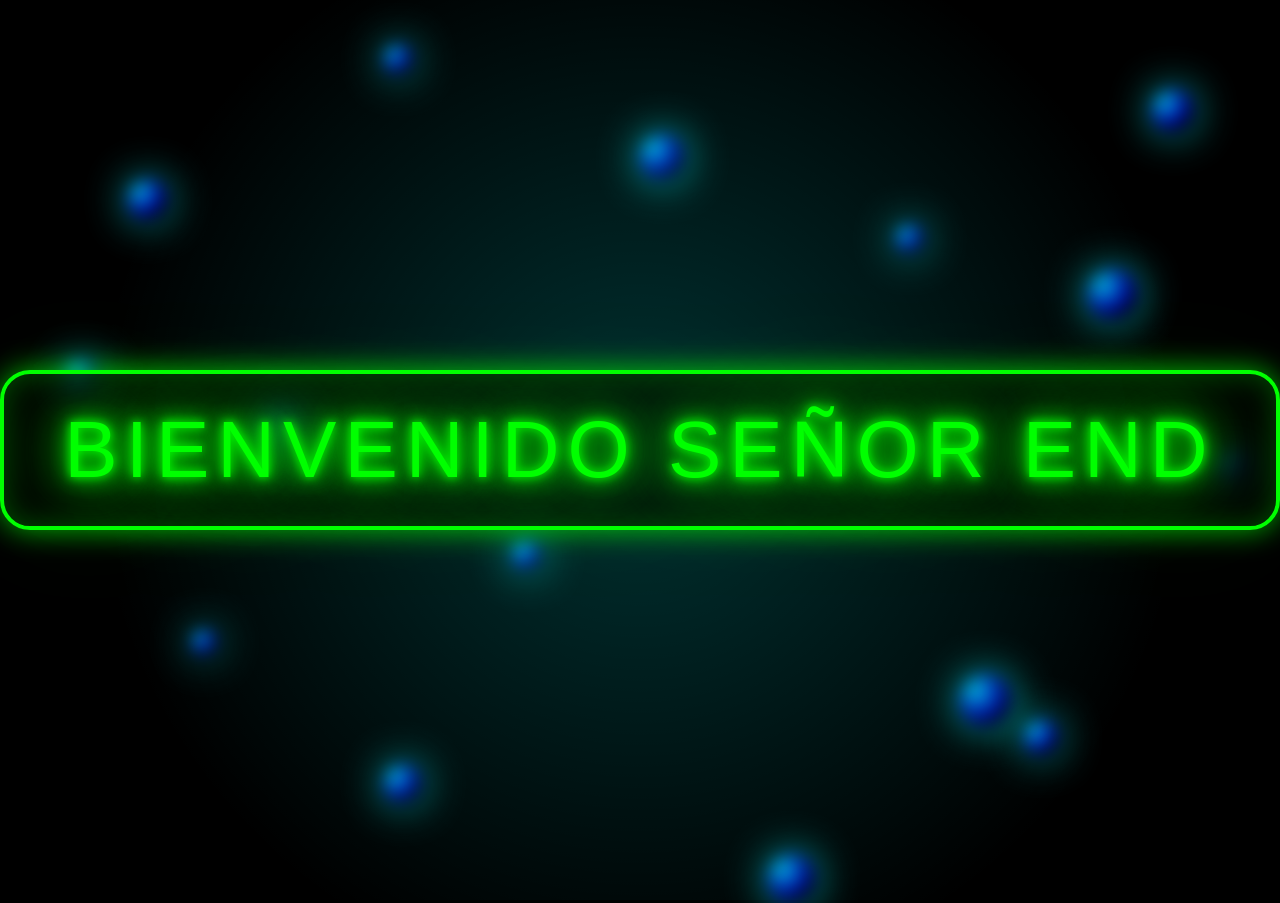
<file: bienvenido.html>
<!DOCTYPE html>
<html lang="es">
<head>
    <meta charset="UTF-8">
    <meta name="viewport" content="width=device-width, initial-scale=1.0">
    <title>✨ Bienvenido Señor END ✨</title>
    <style>
        * {
            margin: 0;
            padding: 0;
            box-sizing: border-box;
        }

        body {
            background-color: #000000;
            height: 100vh;
            display: flex;
            align-items: center;
            justify-content: center;
            font-family: 'Arial Black', 'Impact', sans-serif;
            overflow: hidden;
            position: relative;
        }

        .welcome-container {
            text-align: center;
            position: relative;
            z-index: 20;
            animation: fadeInScale 1.2s ease-out;
        }

        .welcome-text {
            font-size: 5rem;
            color: #00ff00;
            text-shadow: 
                0 0 10px #00ff00,
                0 0 20px #00ff00,
                0 0 40px #00ff00,
                0 0 80px #00ff00,
                0 0 120px #00ff00;
            letter-spacing: 8px;
            text-transform: uppercase;
            animation: pulse 1.5s infinite ease-in-out;
            position: relative;
            display: inline-block;
            padding: 30px 60px;
            border: 4px solid #00ff00;
            border-radius: 30px;
            box-shadow: 
                0 0 30px rgba(0, 255, 0, 0.7),
                inset 0 0 30px rgba(0, 255, 0, 0.3);
            background: rgba(0, 0, 0, 0.8);
            backdrop-filter: blur(4px);
            white-space: nowrap;
        }

        @keyframes pulse {
            0% { transform: scale(1); }
            50% { transform: scale(1.08); }
            100% { transform: scale(1); }
        }

        @keyframes fadeInScale {
            from { opacity: 0; transform: scale(0.5); }
            to { opacity: 1; transform: scale(1); }
        }

        .flame-container {
            position: absolute;
            width: 100%;
            height: 100%;
            top: 0;
            left: 0;
            pointer-events: none;
            z-index: 10;
        }

        .flame-particle {
            position: absolute;
            width: 30px;
            height: 30px;
            background: radial-gradient(circle at 30% 30%, #00ffff, #0066ff, #0000aa, transparent 80%);
            border-radius: 50%;
            filter: blur(8px);
            opacity: 0.8;
            animation: flameFloat 4s infinite ease-in-out;
            box-shadow: 0 0 40px #00ffff;
        }

        .flame-particle:nth-child(1) { top: 20%; left: 10%; animation-delay: 0s; width: 40px; height: 40px; }
        .flame-particle:nth-child(2) { top: 70%; left: 15%; animation-delay: 0.5s; width: 25px; height: 25px; }
        .flame-particle:nth-child(3) { top: 30%; left: 85%; animation-delay: 1s; width: 50px; height: 50px; }
        .flame-particle:nth-child(4) { top: 80%; left: 80%; animation-delay: 1.5s; width: 35px; height: 35px; }
        .flame-particle:nth-child(5) { top: 15%; left: 50%; animation-delay: 2s; width: 45px; height: 45px; }
        .flame-particle:nth-child(6) { top: 60%; left: 40%; animation-delay: 2.5s; width: 30px; height: 30px; }
        .flame-particle:nth-child(7) { top: 45%; left: 20%; animation-delay: 3s; width: 55px; height: 55px; }
        .flame-particle:nth-child(8) { top: 25%; left: 70%; animation-delay: 3.5s; width: 28px; height: 28px; }
        .flame-particle:nth-child(9) { top: 85%; left: 30%; animation-delay: 0.2s; width: 38px; height: 38px; }
        .flame-particle:nth-child(10) { top: 10%; left: 90%; animation-delay: 0.7s; width: 42px; height: 42px; }
        .flame-particle:nth-child(11) { top: 50%; left: 95%; animation-delay: 1.2s; width: 33px; height: 33px; }
        .flame-particle:nth-child(12) { top: 95%; left: 60%; animation-delay: 1.7s; width: 48px; height: 48px; }
        .flame-particle:nth-child(13) { top: 40%; left: 5%; animation-delay: 2.2s; width: 36px; height: 36px; }
        .flame-particle:nth-child(14) { top: 75%; left: 75%; animation-delay: 2.7s; width: 52px; height: 52px; }
        .flame-particle:nth-child(15) { top: 5%; left: 30%; animation-delay: 3.2s; width: 29px; height: 29px; }

        @keyframes flameFloat {
            0% { transform: translateY(0) translateX(0) scale(1); opacity: 0.8; }
            25% { transform: translateY(-30px) translateX(15px) scale(1.2); opacity: 1; }
            50% { transform: translateY(20px) translateX(-20px) scale(0.9); opacity: 0.9; }
            75% { transform: translateY(-15px) translateX(25px) scale(1.1); opacity: 1; }
            100% { transform: translateY(0) translateX(0) scale(1); opacity: 0.8; }
        }

        .glow-effect {
            position: absolute;
            width: 100%;
            height: 100%;
            background: radial-gradient(circle at center, rgba(0,255,255,0.2) 0%, transparent 70%);
            top: 0;
            left: 0;
            z-index: 15;
            pointer-events: none;
        }

        @media (max-width: 768px) {
            .welcome-text {
                font-size: 2.5rem;
                padding: 20px 30px;
                letter-spacing: 4px;
                white-space: normal;
            }
        }
    </style>
</head>
<body>
    <div class="flame-container">
        <div class="flame-particle"></div>
        <div class="flame-particle"></div>
        <div class="flame-particle"></div>
        <div class="flame-particle"></div>
        <div class="flame-particle"></div>
        <div class="flame-particle"></div>
        <div class="flame-particle"></div>
        <div class="flame-particle"></div>
        <div class="flame-particle"></div>
        <div class="flame-particle"></div>
        <div class="flame-particle"></div>
        <div class="flame-particle"></div>
        <div class="flame-particle"></div>
        <div class="flame-particle"></div>
        <div class="flame-particle"></div>
    </div>

    <div class="glow-effect"></div>

    <div class="welcome-container">
        <div class="welcome-text">BIENVENIDO SEÑOR END</div>
    </div>

    <script>
        setTimeout(() => {
            window.location.href = 'END.html';
        }, 3500);
    </script>
</body>
</html>
</file>
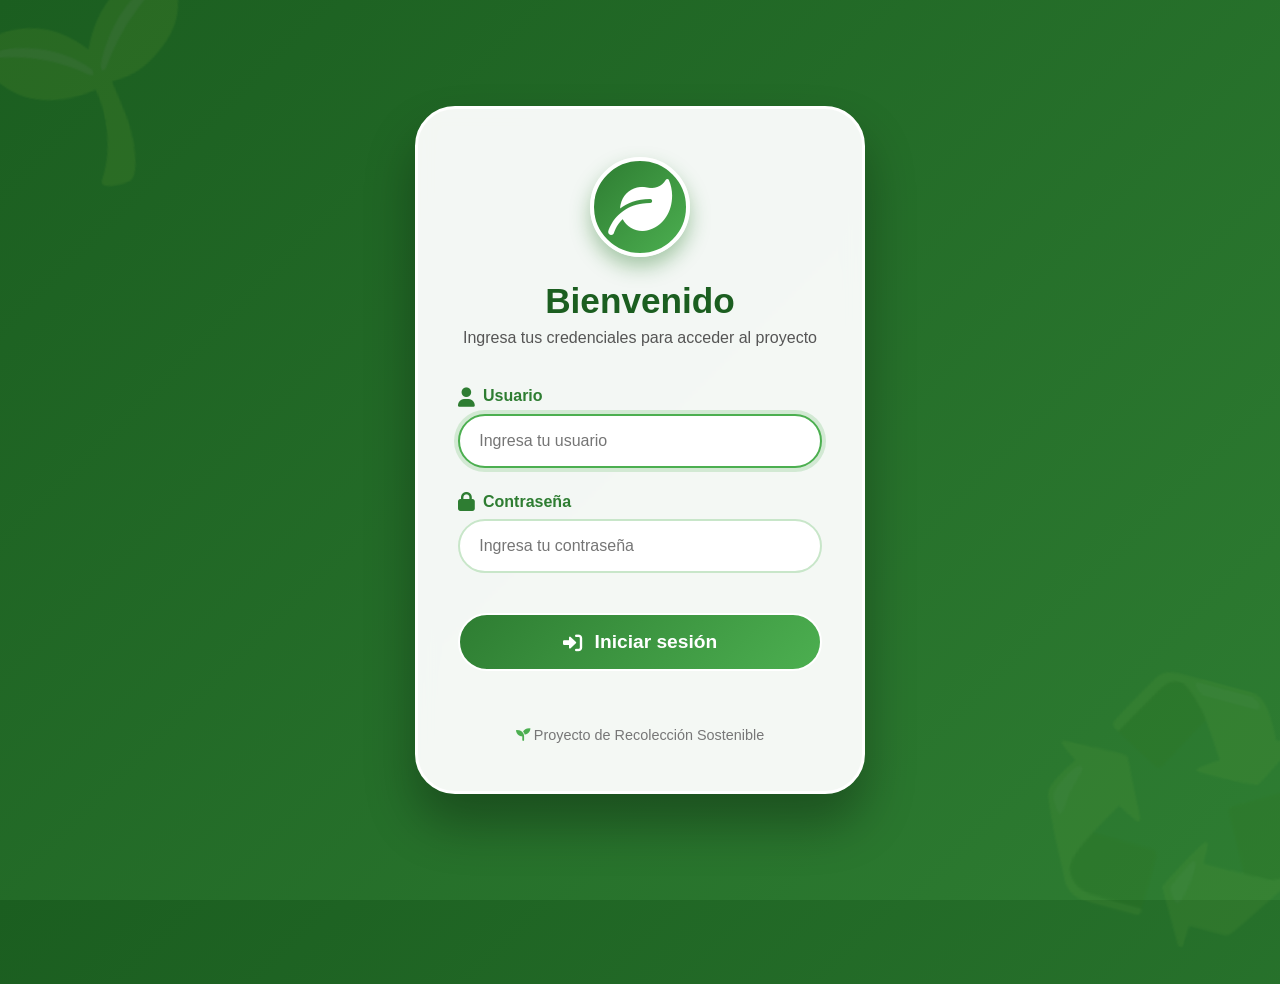
<file: login.html>
<!DOCTYPE html>
<html lang="es">
<head>
    <meta charset="UTF-8">
    <meta name="viewport" content="width=device-width, initial-scale=1.0">
    <title>Acceso al Proyecto</title>
    <link rel="stylesheet" href="https://cdnjs.cloudflare.com/ajax/libs/font-awesome/6.0.0-beta3/css/all.min.css">
    <style>
        * {
            margin: 0;
            padding: 0;
            box-sizing: border-box;
        }

        body {
            font-family: 'Segoe UI', Tahoma, Geneva, Verdana, sans-serif;
            background: linear-gradient(135deg, #1b5e20, #2e7d32);
            height: 100vh;
            display: flex;
            align-items: center;
            justify-content: center;
            position: relative;
            overflow: hidden;
        }

        body::before {
            content: "♻️";
            font-size: 15rem;
            position: absolute;
            bottom: -50px;
            right: -50px;
            opacity: 0.1;
            transform: rotate(15deg);
            color: white;
        }

        body::after {
            content: "🌱";
            font-size: 12rem;
            position: absolute;
            top: -30px;
            left: -30px;
            opacity: 0.1;
            transform: rotate(-10deg);
            color: white;
        }

        .login-container {
            background: rgba(255, 255, 255, 0.95);
            backdrop-filter: blur(10px);
            border-radius: 40px;
            padding: 3rem 2.5rem;
            width: 90%;
            max-width: 450px;
            box-shadow: 0 30px 50px rgba(0, 0, 0, 0.3);
            border: 3px solid white;
            position: relative;
            z-index: 10;
            animation: fadeIn 0.8s ease;
        }

        @keyframes fadeIn {
            from { opacity: 0; transform: translateY(-30px); }
            to { opacity: 1; transform: translateY(0); }
        }

        .login-header {
            text-align: center;
            margin-bottom: 2.5rem;
        }

        .login-icon {
            font-size: 4rem;
            background: linear-gradient(135deg, #2e7d32, #4caf50);
            color: white;
            width: 100px;
            height: 100px;
            border-radius: 50%;
            display: flex;
            align-items: center;
            justify-content: center;
            margin: 0 auto 1.5rem;
            box-shadow: 0 10px 20px rgba(46, 125, 50, 0.4);
            border: 4px solid white;
        }

        .login-header h1 {
            font-size: 2.2rem;
            color: #1b5e20;
            margin-bottom: 0.5rem;
        }

        .login-header p {
            color: #555;
            font-size: 1rem;
        }

        .login-form {
            display: flex;
            flex-direction: column;
            gap: 1.5rem;
        }

        .input-group {
            display: flex;
            flex-direction: column;
            gap: 0.5rem;
        }

        .input-group label {
            font-weight: bold;
            color: #2e7d32;
            font-size: 1rem;
            display: flex;
            align-items: center;
            gap: 0.5rem;
        }

        .input-group label i {
            font-size: 1.2rem;
        }

        .input-group input {
            padding: 1rem 1.2rem;
            border: 2px solid #c8e6c9;
            border-radius: 50px;
            font-size: 1rem;
            transition: all 0.3s;
            background: white;
        }

        .input-group input:focus {
            outline: none;
            border-color: #4caf50;
            box-shadow: 0 0 0 4px rgba(76, 175, 80, 0.2);
        }

        .login-btn {
            background: linear-gradient(135deg, #2e7d32, #4caf50);
            color: white;
            border: none;
            padding: 1rem;
            border-radius: 50px;
            font-size: 1.2rem;
            font-weight: bold;
            cursor: pointer;
            transition: all 0.3s;
            margin-top: 1rem;
            border: 2px solid white;
            display: flex;
            align-items: center;
            justify-content: center;
            gap: 0.8rem;
        }

        .login-btn:hover {
            transform: translateY(-3px);
            box-shadow: 0 15px 25px rgba(46, 125, 50, 0.4);
            background: linear-gradient(135deg, #1b5e20, #2e7d32);
        }

        .error-message {
            color: #d32f2f;
            background: #ffcdd2;
            padding: 1rem;
            border-radius: 50px;
            text-align: center;
            font-weight: bold;
            display: none;
            border: 2px solid #ef9a9a;
        }

        .error-message i {
            margin-right: 0.5rem;
        }

        .login-footer {
            text-align: center;
            margin-top: 2rem;
            color: #777;
            font-size: 0.9rem;
        }

        .login-footer i {
            color: #4caf50;
        }

        @media (max-width: 480px) {
            .login-container {
                padding: 2rem 1.5rem;
            }
            .login-header h1 {
                font-size: 1.8rem;
            }
            .login-icon {
                width: 80px;
                height: 80px;
                font-size: 3rem;
            }
        }
    </style>
</head>
<body>
    <div class="login-container">
        <div class="login-header">
            <div class="login-icon">
                <i class="fas fa-leaf"></i>
            </div>
            <h1>Bienvenido</h1>
            <p>Ingresa tus credenciales para acceder al proyecto</p>
        </div>

        <div class="login-form">
            <div class="error-message" id="errorMessage">
                <i class="fas fa-exclamation-circle"></i> Usuario o contraseña incorrectos
            </div>

            <div class="input-group">
                <label for="username">
                    <i class="fas fa-user"></i> Usuario
                </label>
                <input type="text" id="username" placeholder="Ingresa tu usuario" autofocus>
            </div>

            <div class="input-group">
                <label for="password">
                    <i class="fas fa-lock"></i> Contraseña
                </label>
                <input type="password" id="password" placeholder="Ingresa tu contraseña">
            </div>

            <button class="login-btn" id="loginBtn">
                <i class="fas fa-sign-in-alt"></i> Iniciar sesión
            </button>

            <div class="login-footer">
                <p><i class="fas fa-seedling"></i> Proyecto de Recolección Sostenible</p>
            </div>
        </div>
    </div>

    <script>
        const VALID_USERNAME = "Draco_end";
        const VALID_PASSWORD = "END4";

        const usernameInput = document.getElementById('username');
        const passwordInput = document.getElementById('password');
        const loginBtn = document.getElementById('loginBtn');
        const errorMessage = document.getElementById('errorMessage');

        function attemptLogin() {
            const username = usernameInput.value.trim();
            const password = passwordInput.value.trim();

            if (username === VALID_USERNAME && password === VALID_PASSWORD) {
                window.location.href = 'bienvenido.html';
            } else {
                errorMessage.style.display = 'block';
                usernameInput.style.borderColor = '#d32f2f';
                passwordInput.style.borderColor = '#d32f2f';
                
                setTimeout(() => {
                    errorMessage.style.display = 'none';
                    usernameInput.style.borderColor = '#c8e6c9';
                    passwordInput.style.borderColor = '#c8e6c9';
                }, 3000);
            }
        }

        loginBtn.addEventListener('click', attemptLogin);

        usernameInput.addEventListener('keypress', (e) => {
            if (e.key === 'Enter') attemptLogin();
        });

        passwordInput.addEventListener('keypress', (e) => {
            if (e.key === 'Enter') attemptLogin();
        });

        usernameInput.addEventListener('input', () => {
            errorMessage.style.display = 'none';
            usernameInput.style.borderColor = '#c8e6c9';
            passwordInput.style.borderColor = '#c8e6c9';
        });

        passwordInput.addEventListener('input', () => {
            errorMessage.style.display = 'none';
            usernameInput.style.borderColor = '#c8e6c9';
            passwordInput.style.borderColor = '#c8e6c9';
        });
    </script>
</body>
</html>
</file>
